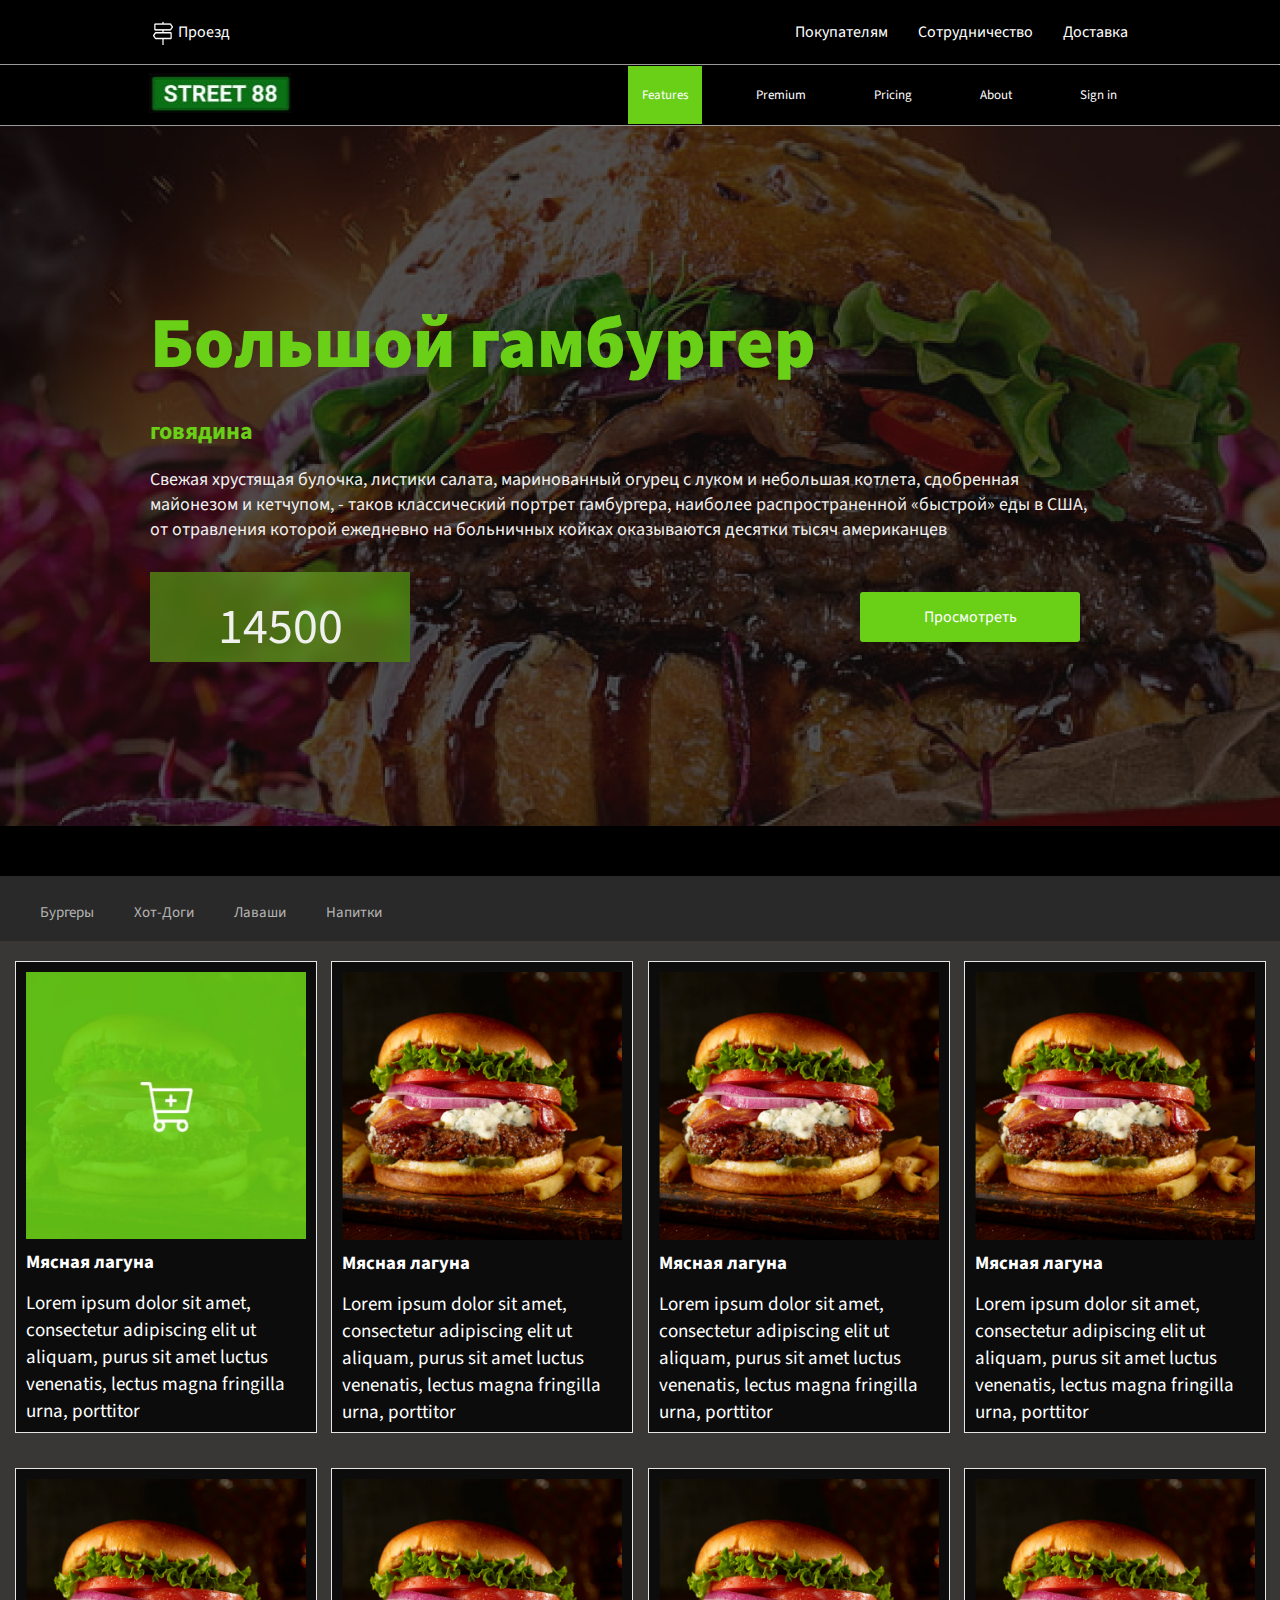
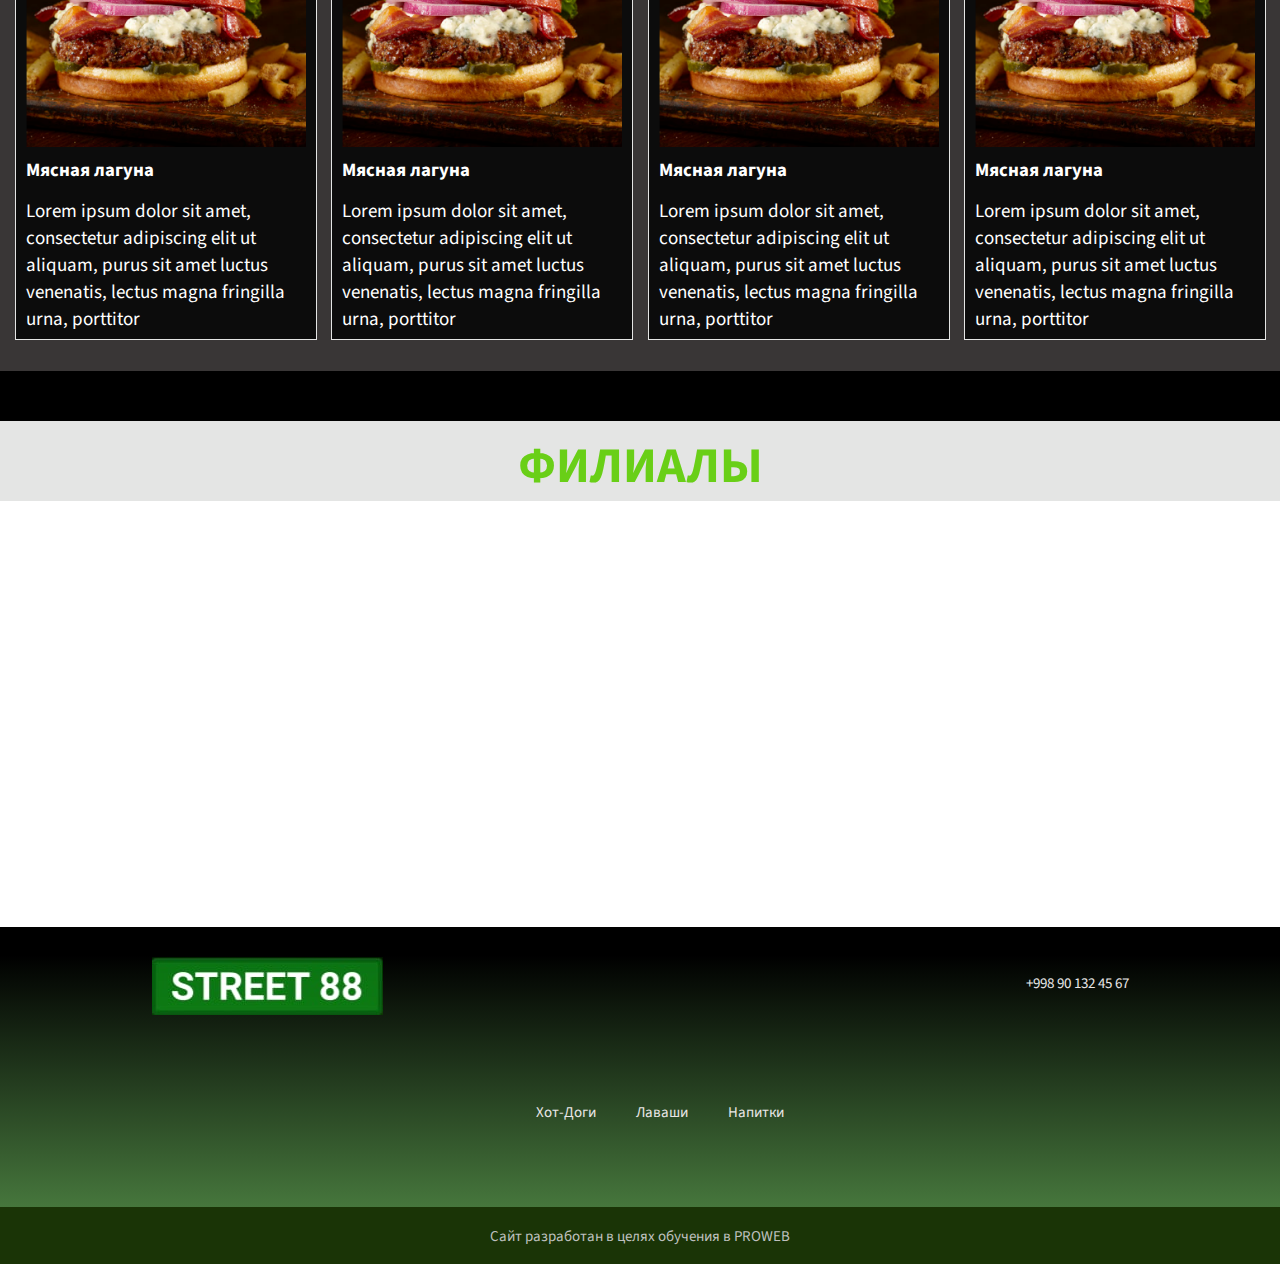
<file: index.html>
<!DOCTYPE html>
<html lang="en">
<head>
    <meta charset="UTF-8">
    <meta http-equiv="X-UA-Compatible" content="IE=edge">
    <meta name="viewport" content="width=device-width, initial-scale=1.0">
    <title>street-88(copy)-Figma</title><link rel="stylesheet" href="style.css">
    <link rel="stylesheet" href="all.css">
    <link href="https://fonts.googleapis.com/css2?family=Lato:wght@300;400&family=Lobster&family=Montserrat:ital,wght@1,100&family=Open+Sans:ital,wght@0,400;0,500;0,600;0,700;0,800;1,400;1,600;1,700;1,800&family=Roboto:wght@100&family=Rubik:wght@300&family=Source+Sans+Pro:wght@200&display=swap" rel="stylesheet">
</head>
<body>
    <header>
        <div class="m1">
            <div class="m4">
                <div class="m2">
                    <img src="img/Vector.png" alt="">
                <p>Проезд</p>
            </div>
            <div class="m3">
                <p>Покупателям</p>
                <p>Сотрудничество</p>
                <p>Доставка</p>
            </div>
            </div>
            <hr class="killl">
            <div class="kil">
                <div class="f1">
                    <img src="img/photo_2022-04-28_23-19-18.jpg" alt="">
                </div>
                <nav>
                    <ul class="header_list">
                        <li><a href="sayt 3.6/index.html" class="fer">Features</a></li>
                        <li><a href="sayt 3.6/index.html">Premium</a></li>
                        <li><a href="sayt 3.6/index.html">Pricing</a></li>
                        <li><a href="sayt 3.6/index.html">About</a></li>
                        <li><a href="sayt 3.6/index.html">Sign in</a></li>
                    </ul>
                </nav>
            </div>
        </div>
        <hr class="killl">
        <div class="street">
            <div class="just">
                <h1>Большой гамбургер</h1>
                <h2>говядина</h2>
                <p>Свежая хрустящая булочка, листики салата, маринованный огурец с луком и небольшая котлета, сдобренная майонезом и кетчупом, - таков классический портрет гамбургера, наиболее распространенной «быстрой» еды в США, от отравления которой ежедневно на больничных койках оказываются десятки тысяч американцев</p>

                <div class="server1 container">
                    <div class="server">
                    <div class="rich">
                   <p>14500</p>
                    </div>
                    <div class="kil1">
                   <a href="">Просмотреть</a>
                    </div>
                </div>
                </div>
            </div>
            </div>
            <div class="mis">
            </div>
            <div class="mis1">
                <div class="hp">
                <ul class="header_list1">
                <li><a href="">Бургеры</a></li>
                        <li><a href="">Хот-Доги</a></li>
                        <li><a href="">Лаваши</a></li>
                        <li><a href="">Напитки</a></li>
                    </ul>  
            </div>
        </div>
    </header>
    <main>
        <div class="deep">
            <div class="wep">
        <div class="lef1">
            <div class="lef">
                <a href="">
                <img src="img/photo_2022-04-29_03-05-20.jpg" alt=""></a>
                <div class="alies">
                <h3>Мясная лагуна</h3>
                <p>Lorem ipsum dolor sit amet, consectetur adipiscing elit ut aliquam, purus sit amet  luctus venenatis, lectus magna fringilla urna, porttitor</p>
            </div>
            </div>
        </div>
        <div class="lef1">
            <div class="lef">
                <img src="img/unnamed 1@2x.png" alt="">
                <div class="alies">
                <h3>Мясная лагуна</h3>
                <p>Lorem ipsum dolor sit amet, consectetur adipiscing elit ut aliquam, purus sit amet  luctus venenatis, lectus magna fringilla urna, porttitor</p>
            </div>
            </div>
        </div>
        <div class="lef1">
            <div class="lef">
                <img src="img/unnamed 1@2x.png" alt="">
                <div class="alies">
                <h3>Мясная лагуна</h3>
                <p>Lorem ipsum dolor sit amet, consectetur adipiscing elit ut aliquam, purus sit amet  luctus venenatis, lectus magna fringilla urna, porttitor</p>
            </div>
            </div>
        </div>
        <div class="lef1">
            <div class="lef">
                <img src="img/unnamed 1@2x.png" alt="">
                <div class="alies">
                <h3>Мясная лагуна</h3>
                <p>Lorem ipsum dolor sit amet, consectetur adipiscing elit ut aliquam, purus sit amet  luctus venenatis, lectus magna fringilla urna, porttitor</p>
            </div>
            </div>
        </div>
        </div>
            <div class="wep">
        <div class="lef1">
            <div class="lef2">
                <div class="lef">
                <img src="img/unnamed 1@2x.png" alt="">
            </div>
                <div class="alies">
                <h3>Мясная лагуна</h3>
                <p>Lorem ipsum dolor sit amet, consectetur adipiscing elit ut aliquam, purus sit amet  luctus venenatis, lectus magna fringilla urna, porttitor</p>
            </div>
            </div>
        </div>
        <div class="lef1">
            <div class="lef">
                <img src="img/unnamed 1@2x.png" alt="">
                <div class="alies">
                <h3>Мясная лагуна</h3>
                <p>Lorem ipsum dolor sit amet, consectetur adipiscing elit ut aliquam, purus sit amet  luctus venenatis, lectus magna fringilla urna, porttitor</p>
            </div>
            </div>
        </div>
        <div class="lef1">
            <div class="lef">
                <img src="img/unnamed 1@2x.png" alt="">
                <div class="alies">
                <h3>Мясная лагуна</h3>
                <p>Lorem ipsum dolor sit amet, consectetur adipiscing elit ut aliquam, purus sit amet  luctus venenatis, lectus magna fringilla urna, porttitor</p>
            </div>
            </div>
        </div>
        <div class="lef1">
            <div class="lef">
                <img src="img/unnamed 1@2x.png" alt="">
                <div class="alies">
                <h3>Мясная лагуна</h3>
                <p>Lorem ipsum dolor sit amet, consectetur adipiscing elit ut aliquam, purus sit amet  luctus venenatis, lectus magna fringilla urna, porttitor</p>
            </div>
            </div>
        </div>
        </div>
    </div>
    <div class="mis"></div>
    <div class="sel">
        <h1>ФИЛИАЛЫ</h1>
    </div>
    <div class="zr">
        <iframe src="https://www.google.com/maps/embed?pb=!1m18!1m12!1m3!1d2996.7078069736554!2d69.28840151466794!3d41.31521970843016!2m3!1f0!2f0!3f0!3m2!1i1024!2i768!4f13.1!3m3!1m2!1s0x38aef4d376395311%3A0x2f977e6f6b98ad7!2sStreet77!5e0!3m2!1suz!2s!4v1651210995120!5m2!1suz!2s" width="600" height="450" style="border:0;" allowfullscreen="" loading="lazy" referrerpolicy="no-referrer-when-downgrade"></iframe>
    </div>
    </main>
    <footer>
        <div class="hud1">
        <div class="xud">
            <div>
                <img src="img/photo_2022-04-29_02-02-56.jpg" alt="">
            </div>
            <div class="header_1">
                <a href="">+998 90 132 45 67 </a>
            </div>
            
        </div>
        <div>
            <ul class="header_li">
                        <li><a href="">Хот-Доги</a></li>
                        <li><a href="">Лаваши</a></li>
                        <li><a href="">Напитки</a></li>
                    </ul>  
        </div>
        </div>
        <div class="mis9">
         <p>Сайт разработан в целях обучения в PROWEB</p>
        </div>
    </footer>
</body>
</html>
</file>
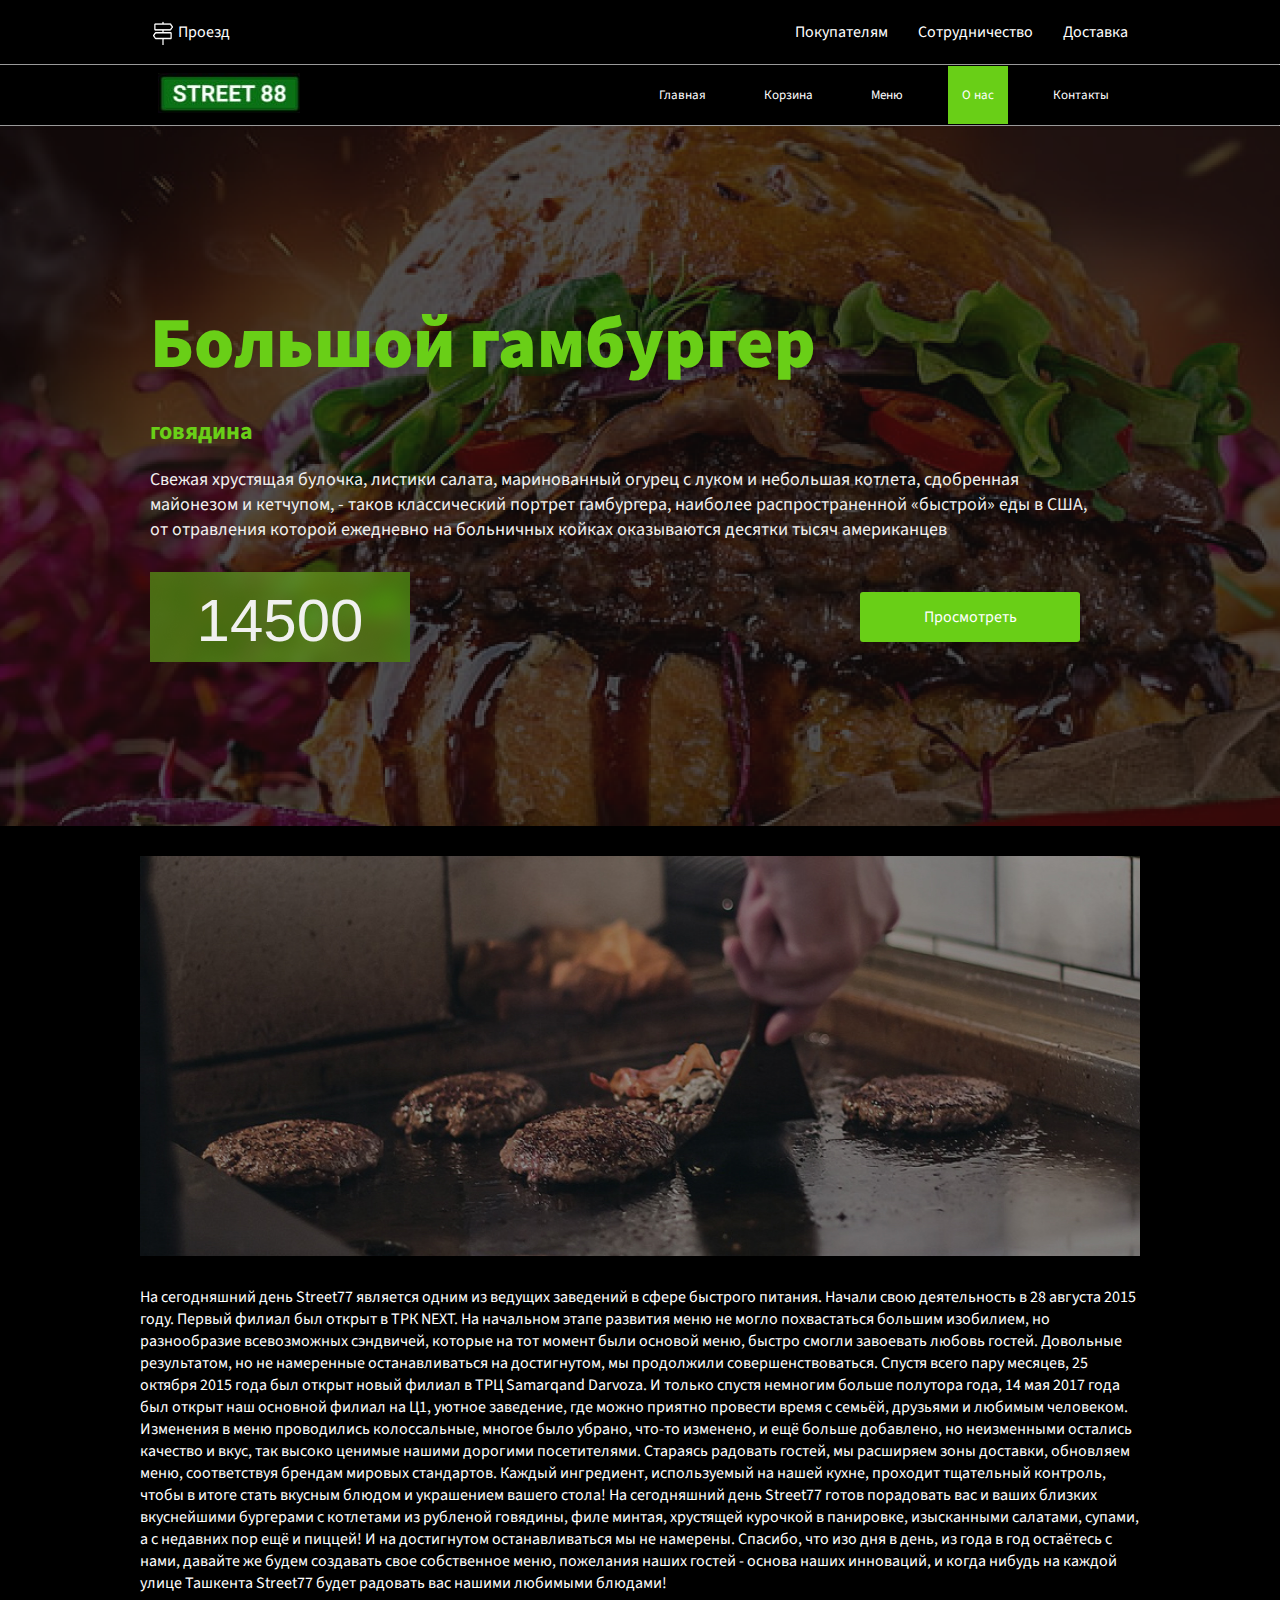
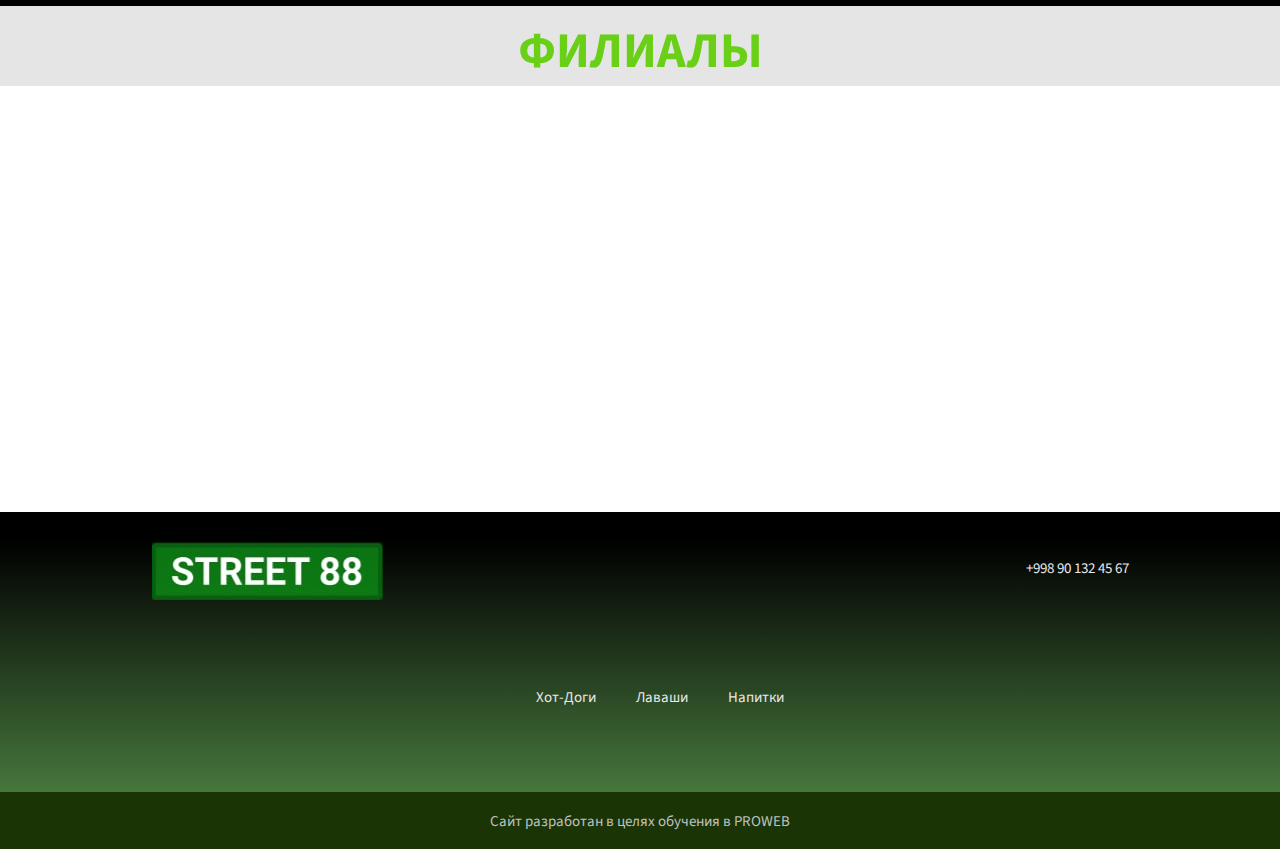
<file: sayt 3.6/index.html>
<!DOCTYPE html>
<html lang="en">
<head>
    <meta charset="UTF-8">
    <meta http-equiv="X-UA-Compatible" content="IE=edge">
    <meta name="viewport" content="width=device-width, initial-scale=1.0">
    <title>street-88(copy)-Figma</title><link rel="stylesheet" href="style.css">
    <link href="https://fonts.googleapis.com/css2?family=Lato:wght@300;400&family=Lobster&family=Montserrat:ital,wght@1,100&family=Open+Sans:ital,wght@0,400;0,500;0,600;0,700;0,800;1,400;1,600;1,700;1,800&family=Roboto:wght@100&family=Rubik:wght@300&family=Source+Sans+Pro:wght@200&display=swap" rel="stylesheet">
</head>
<body>
    <header>
        <div class="m1">
            <div class="m4">
                <div class="m2">
                    <img src="img/Vector.png" alt="">
                <p>Проезд</p>
            </div>
            <div class="m3">
                <p>Покупателям</p>
                <p>Сотрудничество</p>
                <p>Доставка</p>
            </div>
            </div>
            <hr class="vep">
            <div class="kil">
                <div class="f1">
                    <img src="img/photo_2022-04-28_23-19-18.jpg" alt="">
                </div>
                <nav>
                    <ul class="header_list">
                        <li><a href="">Главная</a></li>
                        <li><a href="">Корзина</a></li>
                        <li><a href="">Меню</a></li>
                        <li><a href="" class="fer">О нас</a></li>
                        <li><a href="">Контакты</a></li>
                    </ul>
                </nav>
            </div>
        </div>
        <hr class="vep">
        <div class="street">
            <div class="just">
                <h1>Большой гамбургер</h1>
                <h2>говядина</h2>
                <p>Свежая хрустящая булочка, листики салата, маринованный огурец с луком и небольшая котлета, сдобренная майонезом и кетчупом, - таков классический портрет гамбургера, наиболее распространенной «быстрой» еды в США, от отравления которой ежедневно на больничных койках оказываются десятки тысяч американцев</p>

                <div class="server1 container">
                    <div class="server">
                    <div class="rich">
                   <p>14500</p>
                    </div>
                    <div class="kil1">
                   <a href="">Просмотреть</a>
                    </div>
                </div>
                </div>
            </div>
            </div>
    </header>
    <main>
    <div class="mis">
       <div class="aim">
           <img src="img/photo_cropped 1.jpg" alt="">
       </div>
       <div class="a1m">
           <p>На сегодняшний день Street77 является одним из ведущих заведений в сфере быстрого питания. Начали свою деятельность в 28 августа 2015 году. Первый филиал был открыт в ТРК NEXT. На начальном этапе развития  меню не могло похвастаться большим изобилием, но  разнообразие всевозможных сэндвичей, которые на тот момент были основой меню, быстро смогли завоевать любовь гостей. Довольные результатом, но не намеренные останавливаться на достигнутом, мы продолжили совершенствоваться. Спустя всего пару месяцев, 25 октября 2015 года был открыт новый филиал в ТРЦ Samarqand Darvoza. И только спустя немногим больше полутора года, 14 мая 2017 года был открыт наш основной филиал на Ц1, уютное заведение, где можно приятно провести время с семьёй, друзьями и любимым человеком. Изменения в меню проводились колоссальные, многое было убрано, что-то изменено, и ещё больше добавлено, но неизменными остались качество и вкус, так высоко ценимые нашими дорогими посетителями. Стараясь радовать гостей, мы расширяем зоны доставки, обновляем меню, соответствуя брендам мировых стандартов. Каждый ингредиент, используемый на нашей кухне, проходит тщательный контроль, чтобы в итоге стать вкусным блюдом и украшением вашего стола! На сегодняшний день Street77 готов порадовать вас и ваших близких вкуснейшими бургерами с котлетами из рубленой говядины, филе минтая, хрустящей курочкой в панировке, изысканными салатами, супами, а с недавних пор ещё и пиццей! И на достигнутом останавливаться мы не намерены. Спасибо, что изо дня в день, из года в год остаётесь с нами, давайте же будем создавать свое собственное меню, пожелания наших гостей - основа наших инноваций, и когда нибудь на каждой улице Ташкента Street77 будет радовать вас нашими любимыми блюдами!</p>
       </div>
    </div>
    <div class="sel">
        <h1>ФИЛИАЛЫ</h1>
    </div>
    <div class="zr">
        <iframe src="https://www.google.com/maps/embed?pb=!1m18!1m12!1m3!1d2996.7078069736554!2d69.28840151466794!3d41.31521970843016!2m3!1f0!2f0!3f0!3m2!1i1024!2i768!4f13.1!3m3!1m2!1s0x38aef4d376395311%3A0x2f977e6f6b98ad7!2sStreet77!5e0!3m2!1suz!2s!4v1651210995120!5m2!1suz!2s" width="600" height="450" style="border:0;" allowfullscreen="" loading="lazy" referrerpolicy="no-referrer-when-downgrade"></iframe>
    </div>
    </main>
    <footer>
        <div class="hud1">
        <div class="xud">
            <div>
                <img src="img/photo_2022-04-29_02-02-56.jpg" alt="">
            </div>
            <div class="header_1">
                <a href="">+998 90 132 45 67 </a>
            </div>
            
        </div>
        <div>
            <ul class="header_li">
                        <li><a href="">Хот-Доги</a></li>
                        <li><a href="">Лаваши</a></li>
                        <li><a href="">Напитки</a></li>
                    </ul>  
        </div>
        </div>
        <div class="mis9">
         <p>Сайт разработан в целях обучения в PROWEB</p>
        </div>
    </footer>
</body>
</html>
</file>
<file: style.css>
*{
    margin: 0;
    padding: 0;
}
body{
    font-family: 'Source Sans Pro', sans-serif;  
}
.container{
    margin: auto;
    width: 100%;
    margin-right: auto;
}

.fer{
    background: #69CF17;
}
.m1{
    background: black;
    width: 100%;
    height: 125px;
    
}
.m3{
    display: flex;
    margin-left: 230px;
}
.killl{
    border-bottom: #bfc0bf 1px;
}

.m3 p{
    margin-left: 30px;
}
.m2{
    display: flex;
}
.m2 p{
    margin-left: 5px;
}
.m4{
    color: #FFFFFF;
    display: flex;
    justify-content: space-around;
    padding-top: 21px;
    margin-bottom: 19px;
}
.kil{
    display: flex;
    justify-content: space-around;
}
.header_list{
    display: flex;
    list-style: none;
    padding-top: 18px;
}
.header_list1 a:hover{
    color: rgb(40, 255, 2);
}
.f1 img{
    padding-top: 8px;
}
.header_list a{
    padding: 20px 14px;
    color: white;
    text-decoration: none;
    transition: 0,5s;
    margin-left: 40px;
    font-size: 13px;
}
.header_list a:hover{
    background: rgb(13, 167, 7);
    color: #e4e5e4;
}

.street{
    background: url(img/food-burger-wallpaper-preview\ 1@2x.png) center/cover;
    height: 700px;
    width: 100%;
}
.just p{
    color: #f0f0ef;
    max-width: 950px;
    font-size: 18px;
    margin-bottom: 30px;
}
.just h1{
    font-size: 72px;
    font-weight: 900;
}
.just h1,h2{
    color: #69CF17;
    margin-bottom: 18px;
}
.just{
    margin-left: 150px;
    padding-top: 167px;
}
.rich{
    background: url(img/bg-price.png);
    width: 260px;
    height: 90px;
    display: block;
}
.server{
    display: flex;
}
.rich p{
    display: flex;
    justify-content: center;
    padding-top: 20px;
    font-size: 50px;
}
.kil1{
    margin-left: 450px;
    padding-top: 20px;
}
.kil1 a{
    height: 50px;
    background: #69CF17;
    box-shadow: 0px 3px 10px rgba(0, 0, 0, 0.3);
    display: flex;
    align-items: center;
    justify-content: center;
    border-radius: 3px;
    color: white;
    text-decoration: none;
    width: 220px;
}
.kil1 a:hover{
    background: #ee0437;
}
.mis{
    background: black;
    width: 100%;
    height: 50px;
}
.mis1{
    background: #292929;
    width: 100%;
    height: 65px;
}
.header_list1 a{
    color: rgb(181, 179, 179);
    text-decoration: none;
    transition: 0,5s;
    margin-left: 40px;
    font-size: 15px;
}
.header_list1 li{
    list-style: none;
}

.header_list1{
    display: flex;
    padding-top: 25px;
}
.deep{
    background: #393636;
    width: 100%;
    height: 1030px;
    margin: auto;
}
.wep{
    margin-left: 15px;
    display: grid;
    grid-template-columns: 1fr 1fr 1fr 1fr;
}
.alies p{
    max-width: 300px;
    padding-top: 15px;
    font-size: 19px;
}
.alies{
    margin-left: 10px;
    margin-top: 10px;
}
.alies{
    color: white;
}

.lef img{
    width: 280px;
    display: flex;
    margin: auto;
    padding-top: 10px;
    margin-left: 10px;
}

.lef1{
    background: #0C0C0C;
    margin-top: 20px;
    width: 300px;
    height: 470px;
    border: #e4e5e4 1px solid;
    display: grid;
    margin-bottom: 15px;
    grid-template-columns: 1fr 1fr 1fr 1fr;
}
.sel{
    background: #e4e5e4;
    width: 100%;
    height: 80px;
}
.sel h1{
    text-align: center;
    padding-top: 10px;
    color: #69CF17;
    font-size: 50px;
}
.hud1{
    width: 100%;
    background: linear-gradient(180deg, #000000 10%, rgba(41, 246, 0, 0.5) 200%);
    height: 280px;
}

.xud{
    
    display: flex;
    justify-content: space-around;
    padding-top: 30px;
}
.header_1 a{
    color: rgb(233, 231, 231);
    text-decoration: none;
    transition: 0,5s;
    margin-left: 40px;
    font-size: 15px;
}
iframe{
    width: 100%;
    height: 420px;
}
.header_1{
    padding-top: 15px;
    margin-left: 300px;
}
.header_li a:hover{
    color: #f80606;
}
.header_li a{
    color: rgb(233, 231, 231);
    text-decoration: none;
    transition: 0,5s;
    margin-left: 40px;
    font-size: 15px;
}
.header_li{
    display: flex;
    list-style: none;
    justify-content: center;
    padding-top: 80px;
}
.mis9{
    background: #1A3406;
    width: 100%;
    height: 57px;
}
.mis9 p{
    text-align: center;
    color: #bfc0bf;
    padding-top: 19px;
    font-size: 15px;
}
</file>
<file: sayt 3.6/style.css>
*{
    margin: 0;
    padding: 0;
}
body{
    font-family: 'Source Sans Pro', sans-serif; 
}
.container{
    margin: auto;
    width: 100%;
    margin-right: auto;
}
.vep{
    border-bottom: #bfc0bf 1px;
}
.m1{
    background: black;
    width: 100%;
    height: 125px;
    
}
iframe{
    width: 100%;
    height: 420px;
}
.m3{
    display: flex;
    margin-left: 230px;
}
.m3 p{
    margin-left: 30px;
}
.m2{
    display: flex;
}
.m2 p{
    margin-left: 5px;
}
.fer{
    border: #000000 1px solid;
    background: #69CF17;
}
.m4{
    color: #FFFFFF;
    display: flex;
    justify-content: space-around;
    padding-top: 21px;
    margin-bottom: 19px;
}
.kil{
    display: flex;
    justify-content: space-around;
}
.header_list{
    display: flex;
    list-style: none;
    padding-top: 18px;
}
.header_list1 a:hover{
    color: rgb(40, 255, 2);
}
.f1 img{
    padding-top: 8px;
}
.header_list a{
    padding: 20px 14px;
    color: white;
    text-decoration: none;
    transition: 0,5s;
    margin-left: 30px;
    font-size: 13px;
}
.header_list a:hover{
    background: rgb(13, 167, 7);
    color: #e4e5e4;
}

.street{
    background: url(img/food-burger-wallpaper-preview\ 1@2x.png) center/cover;
    height: 700px;
    width: 100%;
}
.just p{
    color: #f0f0ef;
    max-width: 950px;
    font-size: 18px;
    margin-bottom: 30px;
}
.just h1{
    font-size: 72px;
    font-weight: 900;
}
.just h1,h2{
    color: #69CF17;
    margin-bottom: 18px;
}
.just{
    margin-left: 150px;
    padding-top: 167px;
}
.rich{
    background: url(img/bg-price.png);
    width: 260px;
    height: 90px;
    display: block;
}
.server{
    display: flex;
}
.rich p{
    display: flex;
    justify-content: center;
    padding-top: 14px;
    font-size: 60px;
    font-family: Arial, Helvetica, sans-serif;
}
.kil1{
    margin-left: 450px;
    padding-top: 20px;
}
.kil1 a{
    height: 50px;
    background: #69CF17;
    box-shadow: 0px 3px 10px rgba(0, 0, 0, 0.3);
    display: flex;
    align-items: center;
    justify-content: center;
    border-radius: 3px;
    color: white;
    text-decoration: none;
    width: 220px;
}

.aim img{
    width: 1000px;
    height: 400px;
    display: flex;
    margin: auto;
    margin-bottom: 30px;
}
.a1m p{
    color: white;
    max-width: 1000px;
    text-align: start;
    display: flex;
    margin: auto;
}
.kil1 a:hover{
    background: #ee0437;
}
.mis{
    background: black;
    padding-top: 30px;
    width: 100%;
    height: 750px;
}
.mis1{
    background: #292929;
    width: 100%;
    height: 65px;
}
.header_list1 a{
    color: rgb(181, 179, 179);
    text-decoration: none;
    transition: 0,5s;
    margin-left: 40px;
    font-size: 15px;
}
.header_list1 li{
    list-style: none;
}
.header_list1{
    display: flex;
    padding-top: 25px;
}
.deep{
    background: #393636;
    width: 100%;
    height: 980px;
    margin: auto;
}
.wep{
    margin-left: 15px;
    display: grid;
    grid-template-columns: 1fr 1fr 1fr 1fr;
}
.alies p{
    max-width: 300px;
    padding-top: 15px;
    font-size: 19px;
}
.alies{
    margin-left: 10px;
    margin-top: 10px;
}
.alies{
    color: white;
}

.lef img{
    width: 280px;
    display: flex;
    margin: auto;
    padding-top: 10px;
    margin-left: 10px;
}

.lef1{
    background: #0C0C0C;
    width: 300px;
    height: 470px;
    border: #e4e5e4 1px solid;
    display: grid;
    margin-bottom: 15px;
    grid-template-columns: 1fr 1fr 1fr 1fr;
}
.sel{
    background: #e4e5e4;
    width: 100%;
    height: 80px;
}
.sel h1{
    text-align: center;
    padding-top: 10px;
    color: #69CF17;
    font-size: 50px;
}
.hud1{
    width: 100%;
    background: linear-gradient(180deg, #000000 10%, rgba(41, 246, 0, 0.5) 200%);
    height: 280px;
}
.xud{
    
    display: flex;
    justify-content: space-around;
    padding-top: 30px;
}
.header_1 a{
    color: rgb(233, 231, 231);
    text-decoration: none;
    transition: 0,5s;
    margin-left: 40px;
    font-size: 15px;
}
.header_1{
    padding-top: 15px;
    margin-left: 300px;
}
.header_li a:hover{
    color: #f80606;
}
.header_li a{
    color: rgb(233, 231, 231);
    text-decoration: none;
    transition: 0,5s;
    margin-left: 40px;
    font-size: 15px;
}
.header_li{
    display: flex;
    list-style: none;
    justify-content: center;
    padding-top: 80px;
}
.mis9{
    background: #1A3406;
    width: 100%;
    height: 57px;
}
.mis9 p{
    text-align: center;
    color: #bfc0bf;
    padding-top: 19px;
    font-size: 15px;
}
</file>
